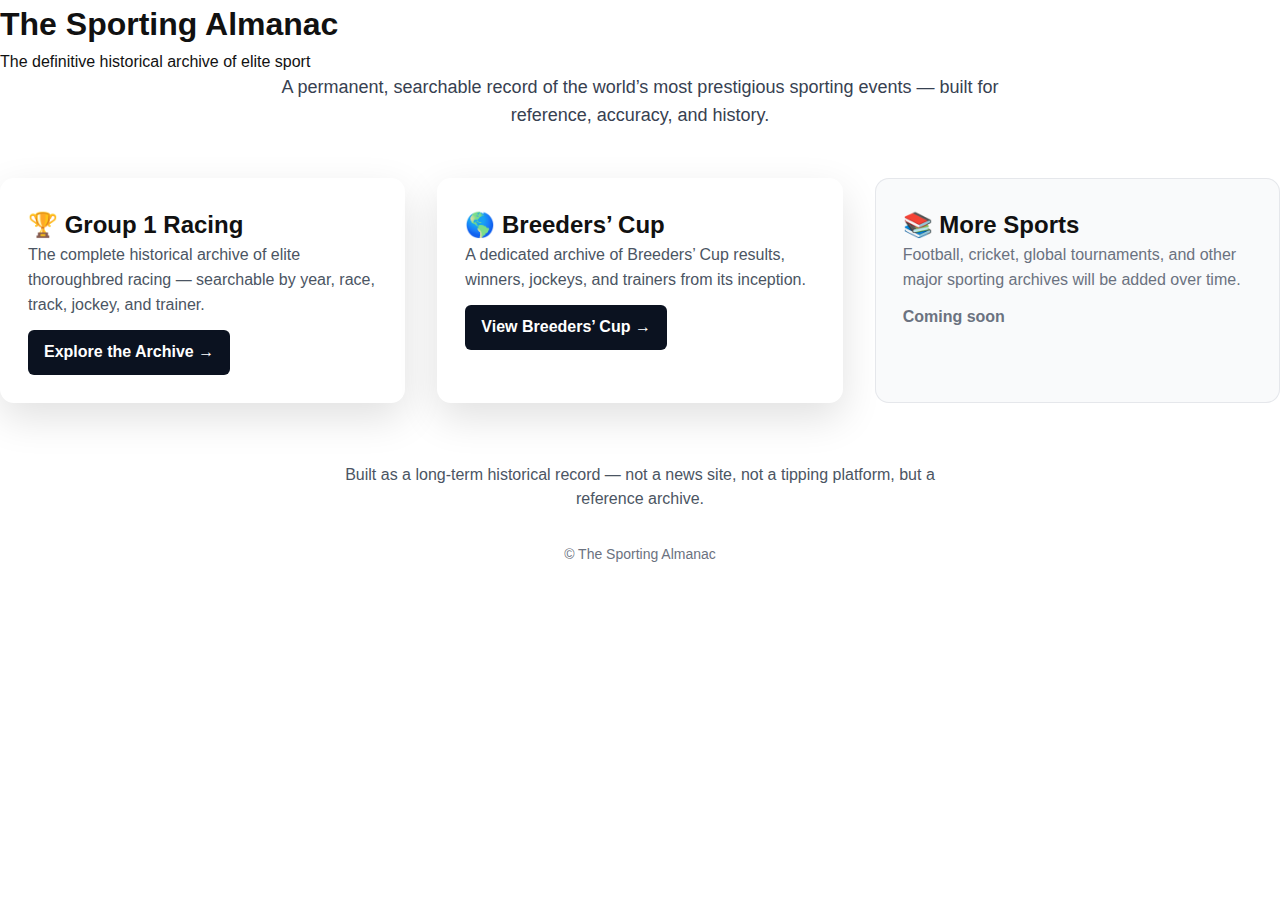
<file: docs/index.html>
<!DOCTYPE html>
<html lang="en">
<head>
  <meta charset="UTF-8">
  <title>The Sporting Almanac</title>
  <meta name="viewport" content="width=device-width, initial-scale=1.0">

  <!-- Shared site styling -->
  <link rel="stylesheet" href="style.css?v=home1">
</head>
<body>

  <!-- ======================
       HERO
       ====================== -->
  <header class="hero">
    <div class="hero-overlay">
      <h1>The Sporting Almanac</h1>
      <p>The definitive historical archive of elite sport</p>
    </div>
  </header>

  <!-- ======================
       MAIN CONTENT
       ====================== -->
  <main class="content">

    <!-- INTRO -->
    <section style="max-width: 720px; margin: 0 auto 48px; text-align: center;">
      <p style="font-size: 18px; color: #374151;">
        A permanent, searchable record of the world’s most prestigious sporting events —
        built for reference, accuracy, and history.
      </p>
    </section>

    <!-- FEATURE CARDS -->
    <section style="
      display: grid;
      grid-template-columns: repeat(auto-fit, minmax(260px, 1fr));
      gap: 32px;
      margin-bottom: 60px;
    ">

      <!-- G1 Racing -->
      <div style="
        background: #ffffff;
        border-radius: 14px;
        padding: 28px;
        box-shadow: 0 15px 40px rgba(0,0,0,0.12);
      ">
        <h2 style="margin-top: 0;">🏆 Group 1 Racing</h2>
        <p style="color: #4b5563;">
          The complete historical archive of elite thoroughbred racing —
          searchable by year, race, track, jockey, and trainer.
        </p>
        <a href="racing.html"
           style="
             display: inline-block;
             margin-top: 12px;
             padding: 10px 16px;
             background: #0b1220;
             color: #ffffff;
             text-decoration: none;
             border-radius: 6px;
             font-weight: 600;
           ">
          Explore the Archive →
        </a>
      </div>

      <!-- Breeders Cup -->
      <div style="
        background: #ffffff;
        border-radius: 14px;
        padding: 28px;
        box-shadow: 0 15px 40px rgba(0,0,0,0.12);
      ">
        <h2 style="margin-top: 0;">🌎 Breeders’ Cup</h2>
        <p style="color: #4b5563;">
          A dedicated archive of Breeders’ Cup results,
          winners, jockeys, and trainers from its inception.
        </p>
        <a href="breeders-cup.html"
           style="
             display: inline-block;
             margin-top: 12px;
             padding: 10px 16px;
             background: #0b1220;
             color: #ffffff;
             text-decoration: none;
             border-radius: 6px;
             font-weight: 600;
           ">
          View Breeders’ Cup →
        </a>
      </div>

      <!-- Coming Soon -->
      <div style="
        background: #f9fafb;
        border-radius: 14px;
        padding: 28px;
        box-shadow: inset 0 0 0 1px #e5e7eb;
      ">
        <h2 style="margin-top: 0;">📚 More Sports</h2>
        <p style="color: #6b7280;">
          Football, cricket, global tournaments, and other
          major sporting archives will be added over time.
        </p>
        <span style="
          display: inline-block;
          margin-top: 12px;
          font-weight: 600;
          color: #6b7280;
        ">
          Coming soon
        </span>
      </div>

    </section>

    <!-- CLOSING STATEMENT -->
    <section style="text-align: center; max-width: 640px; margin: 0 auto;">
      <p style="font-size: 16px; color: #4b5563;">
        Built as a long-term historical record — not a news site,
        not a tipping platform, but a reference archive.
      </p>
    </section>

  </main>

  <!-- ======================
       FOOTER
       ====================== -->
  <footer style="
    text-align: center;
    padding: 32px 16px;
    color: #6b7280;
    font-size: 14px;
  ">
    © The Sporting Almanac
  </footer>

</body>
</html>
</file>
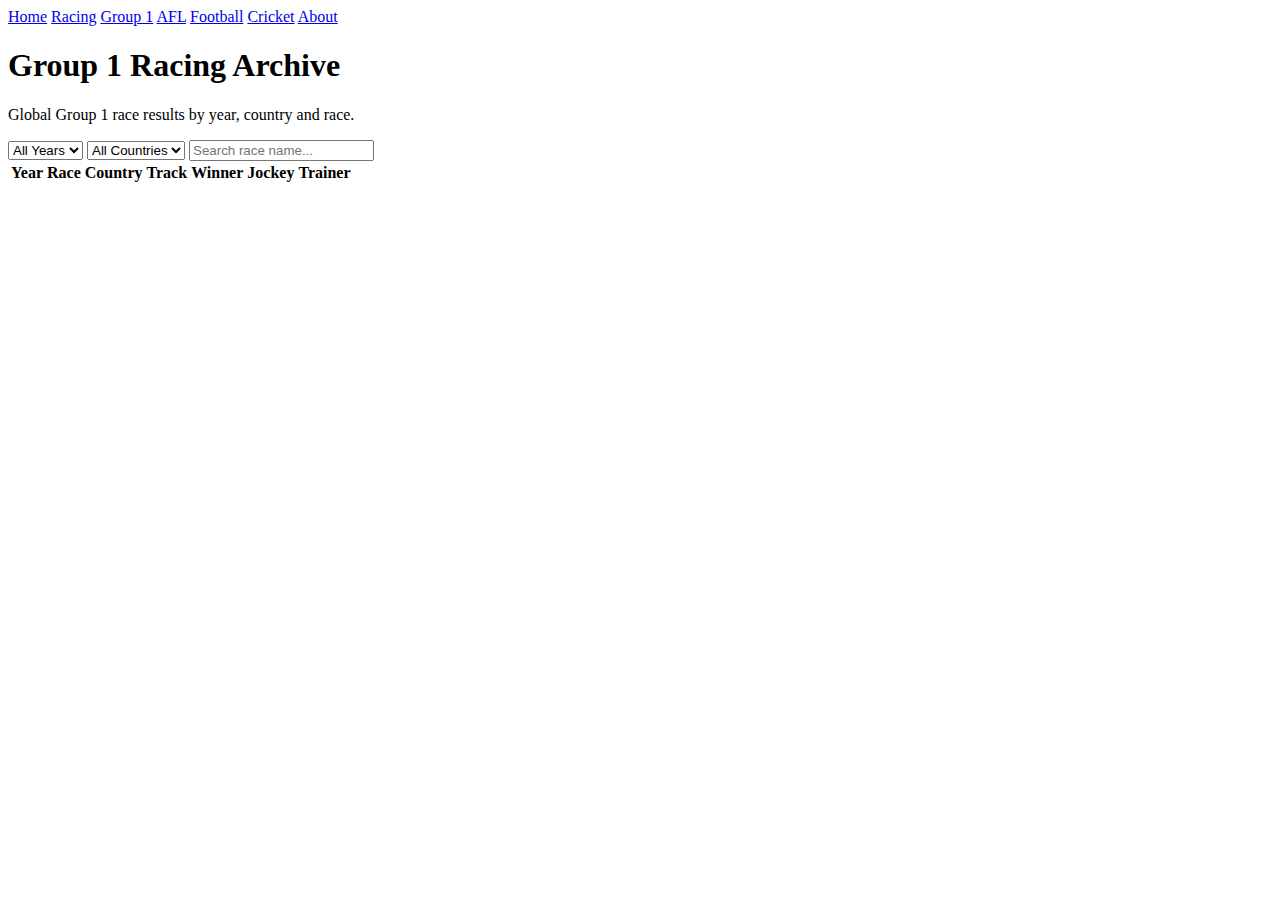
<file: g1.html>
<!DOCTYPE html>
<html lang="en">
<head>
  <meta charset="UTF-8">
  <title>Group 1 Racing Archive</title>
  <meta name="viewport" content="width=device-width, initial-scale=1.0">

  <!-- Site styles -->
  <link rel="stylesheet" href="style.css?v=9">
</head>
<body>

<header>
  <nav>
    <a href="index.html">Home</a>
    <a href="racing.html">Racing</a>
    <a href="racing-g1.html" class="active">Group 1</a>
    <a href="afl.html">AFL</a>
    <a href="football.html">Football</a>
    <a href="cricket.html">Cricket</a>
    <a href="about.html">About</a>
  </nav>
</header>

<main>
  <h1>Group 1 Racing Archive</h1>
  <p>Global Group 1 race results by year, country and race.</p>

  <!-- FILTERS -->
  <div class="filters">
    <select id="yearFilter">
      <option value="all">All Years</option>
    </select>

    <select id="countryFilter">
      <option value="all">All Countries</option>
    </select>

    <input
      type="text"
      id="searchInput"
      placeholder="Search race name..."
    />
  </div>

  <!-- TABLE -->
  <table id="results-table">
    <thead>
      <tr>
        <th>Year</th>
        <th>Race</th>
        <th>Country</th>
        <th>Track</th>
        <th>Winner</th>
        <th>Jockey</th>
        <th>Trainer</th>
      </tr>
    </thead>
    <tbody>
      <!-- populated by script.js -->
    </tbody>
  </table>
</main>

<!-- ✅ IMPORTANT: G1 uses script.js -->
<script src="script.js?v=9"></script>

</body>
</html>
</file>
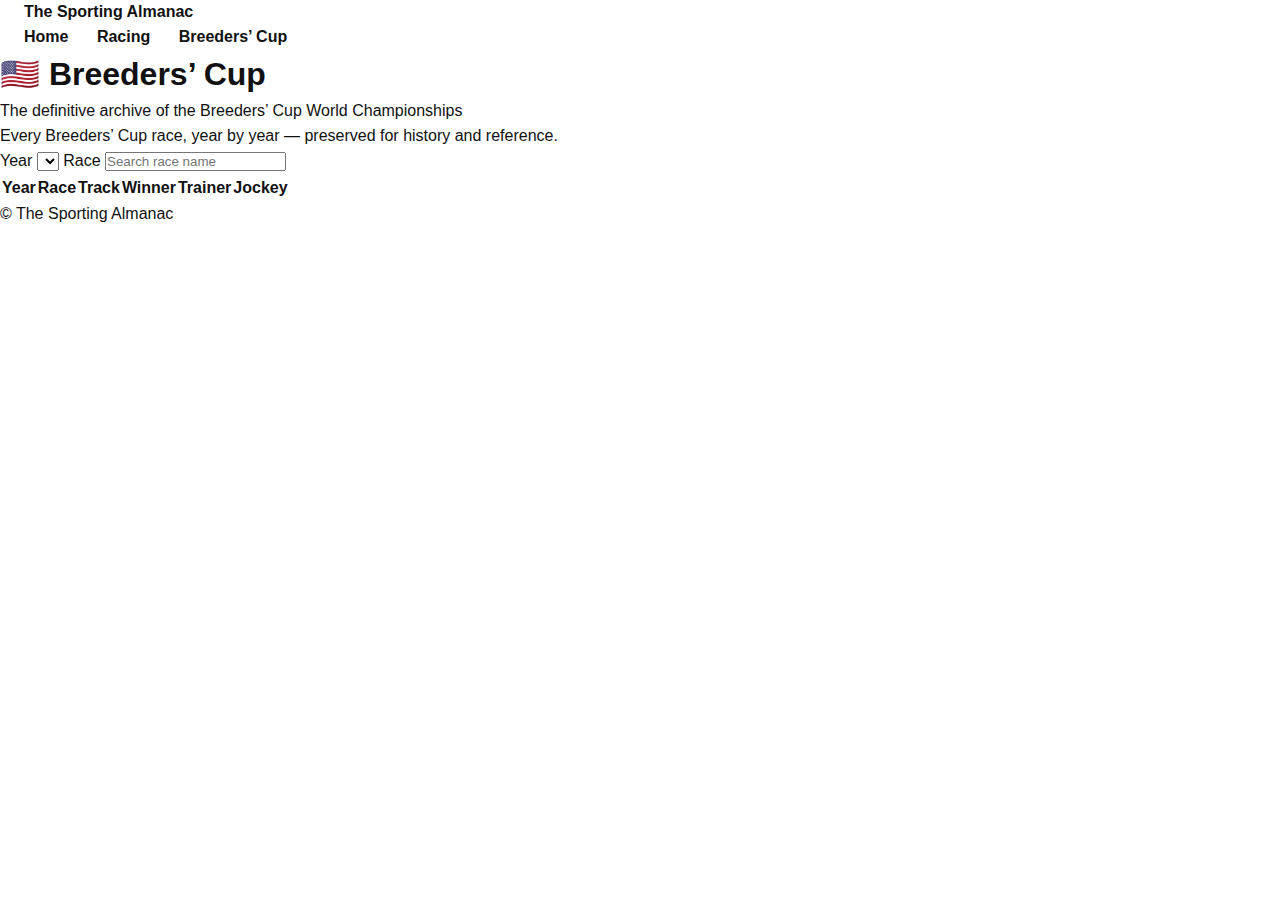
<file: docs/breeders-cup.html>
<!DOCTYPE html>
<html lang="en">
<head>
  <meta charset="UTF-8">
  <title>🇺🇸 Breeders’ Cup | The Sporting Almanac</title>
  <meta name="viewport" content="width=device-width, initial-scale=1.0">
  <link rel="stylesheet" href="./style.css?v=bc-live">
</head>
<body>

  <!-- NAV -->
  <nav class="site-nav">
    <div class="nav-inner">
      <a href="index.html" class="brand">The Sporting Almanac</a>
      <div class="nav-links">
        <a href="index.html">Home</a>
        <a href="racing.html">Racing</a>
        <a href="breeders-cup.html" class="active">Breeders’ Cup</a>
      </div>
    </div>
  </nav>

  <!-- HERO -->
  <header class="hero hero-breeders">
    <div class="hero-overlay">
      <h1 class="flag-header">🇺🇸 Breeders’ Cup</h1>
      <p>The definitive archive of the Breeders’ Cup World Championships</p>
    </div>
  </header>

  <!-- CONTENT -->
  <main class="content">

    <section class="intro">
      <p>
        Every Breeders’ Cup race, year by year — preserved for history
        and reference.
      </p>
    </section>

    <!-- FILTER BAR (NO COUNTRY FILTER) -->
    <section class="filter-bar">
      <div id="filters">

        <label>
          Year
          <select id="yearFilter"></select>
        </label>

        <label>
          Race
          <input
            type="text"
            id="raceSearch"
            placeholder="Search race name"
          >
        </label>

      </div>
    </section>

    <!-- TABLE -->
    <table id="bc-table">
      <thead>
        <tr>
          <th data-key="year">Year</th>
          <th data-key="race">Race</th>
          <th data-key="track">Track</th>
          <th data-key="winner">Winner</th>
          <th data-key="trainer">Trainer</th>
          <th data-key="jockey">Jockey</th>
        </tr>
      </thead>
      <tbody>
        <!-- Rows populated by breeders-cup.js -->
      </tbody>
    </table>

  </main>

  <!-- FOOTER -->
  <footer class="footer">
    © The Sporting Almanac
  </footer>

  <!-- DATA SCRIPT -->
  <script src="./breeders-cup.js" defer></script>

</body>
</html>
</file>
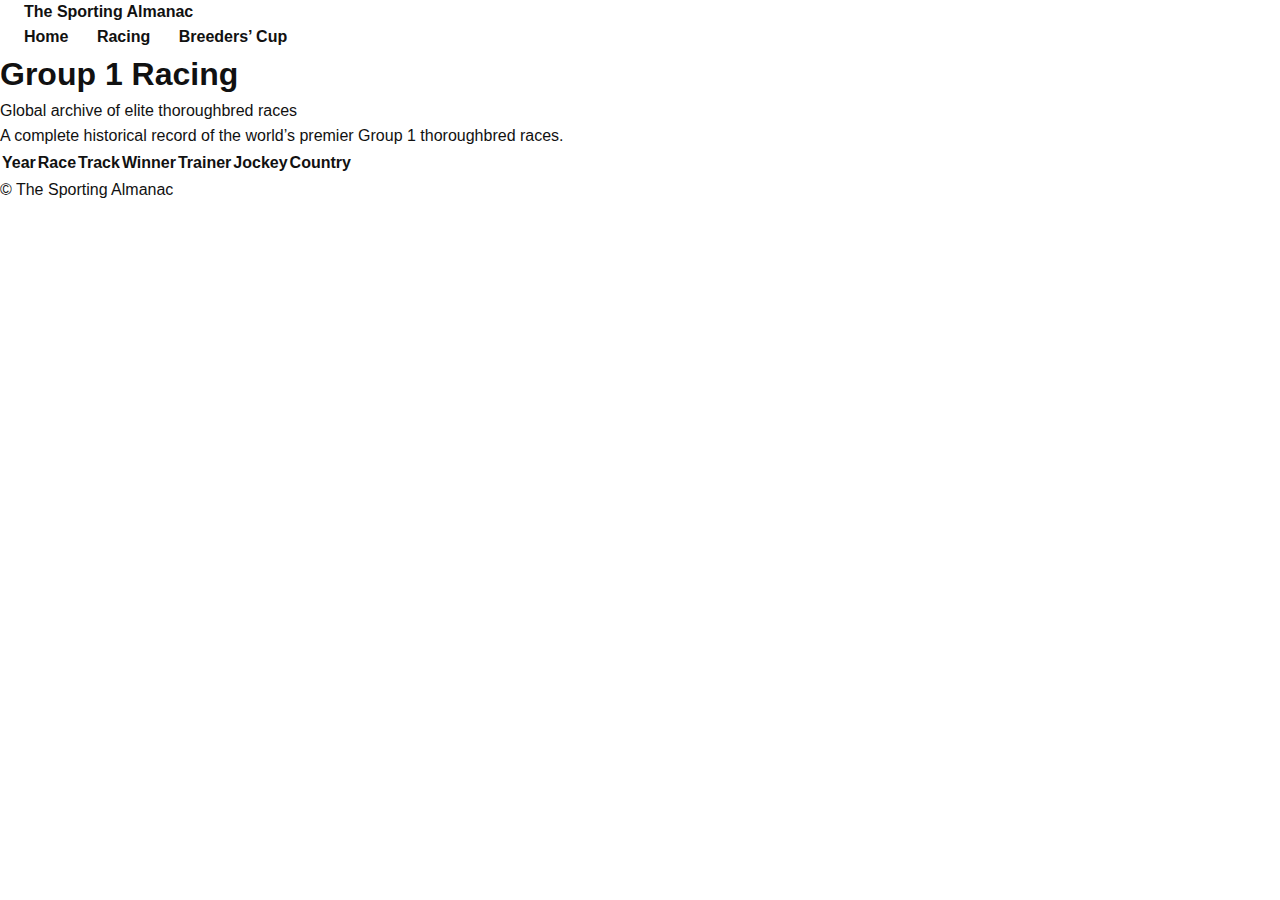
<file: docs/racing.html>
<!DOCTYPE html>
<html lang="en">
<head>
  <meta charset="UTF-8">
  <title>Group 1 Racing | The Sporting Almanac</title>
  <meta name="viewport" content="width=device-width, initial-scale=1.0">
  <link rel="stylesheet" href="./style.css?v=g1-final">
</head>
<body>

  <!-- NAV -->
  <nav class="site-nav">
    <div class="nav-inner">
      <a href="index.html" class="brand">The Sporting Almanac</a>
      <div class="nav-links">
        <a href="index.html">Home</a>
        <a href="racing.html" class="active">Racing</a>
        <a href="breeders-cup.html">Breeders’ Cup</a>
      </div>
    </div>
  </nav>

  <!-- HERO -->
  <header class="hero">
    <div class="hero-overlay">
      <h1>Group 1 Racing</h1>
      <p>Global archive of elite thoroughbred races</p>
    </div>
  </header>

  <!-- CONTENT -->
  <main class="content">

    <section class="intro">
      <p>
        A complete historical record of the world’s premier Group 1
        thoroughbred races.
      </p>
    </section>

    <!-- FILTER BAR (ready for later, optional) -->
    <section class="filter-bar">
      <div id="filters">
        <!--
        <label>
          Year
          <select id="yearFilter"></select>
        </label>

        <label>
          Country
          <select id="countryFilter"></select>
        </label>

        <label>
          Race
          <input type="text" id="raceSearch" placeholder="Search race">
        </label>
        -->
      </div>
    </section>

    <!-- TABLE -->
    <table id="g1-table">
      <thead>
        <tr>
          <th data-key="year">Year</th>
          <th data-key="race">Race</th>
          <th data-key="track">Track</th>
          <th data-key="winner">Winner</th>
          <th data-key="trainer">Trainer</th>
          <th data-key="jockey">Jockey</th>
          <th data-key="country">Country</th>
        </tr>
      </thead>
      <tbody>
        <!-- Populated by racing.js -->
      </tbody>
    </table>

  </main>

  <!-- FOOTER -->
  <footer class="footer">
    © The Sporting Almanac
  </footer>

  <!-- DATA SCRIPT (THIS WAS MISSING BEFORE) -->
  <script src="./racing.js" defer></script>

</body>
</html>
</file>
<file: style.css>

</file>
<file: docs/style.css>
/* =========================
   BASE / RESET
========================= */

:root {
  --accent: #0b3a66;     /* Primary accent colour */
  --accent-light: #e6eef5;
  --text-main: #111;
  --border-main: #111;
}

* {
  box-sizing: border-box;
  margin: 0;
  padding: 0;
}

body {
  font-family: -apple-system, BlinkMacSystemFont, "Segoe UI",
               Roboto, Helvetica, Arial, sans-serif;
  color: var(--text-main);
  background: #ffffff;
  line-height: 1.55;
}

/* =========================
   HEADER / NAV
========================= */

.site-header {
  display: flex;
  justify-content: space-between;
  align-items: center;
  padding: 20px 30px;
  border-bottom: 3px solid var(--accent);
  background: #fff;
}

.site-title {
  font-size: 1.65rem;
  font-weight: 800;
  letter-spacing: -0.02em;
}

.site-nav a {
  margin-left: 24px;
  text-decoration: none;
  color: var(--text-main);
  font-weight: 600;
}

.site-nav a:hover {
  color: var(--accent);
  text-decoration: underline;
}

/* =========================
   FEATURE STRIP
========================= */

.feature-strip {
  max-width: 1200px;
  margin: 30px auto 14px;
  padding: 0 20px;
}

.feature-strip p {
  font-size: 1.55rem;
  font-weight: 600;
  margin-bottom: 14px;
}

.feature-links a {
  margin-right: 26px;
  font-weight: 700;
  text-decoration: none;
  color: var(--accent);
}

.feature-links a:hover {
  text-decoration: underline;
}

/* =========================
   CARD ROW (PRIMARY NAV)
========================= */

.card-row {
  max-width: 1200px;
  margin: 22px auto 60px;
  padding: 0 20px;
  display: grid;
  grid-template-columns: repeat(auto-fit, minmax(240px, 1fr));
  gap: 24px;
}

.card {
  background: #ffffff;
  border: 2px solid var(--border-main);
  border-top: 6px solid var(--accent);
  border-radius: 6px;
  padding: 26px 26px;
  text-decoration: none;
  color: var(--text-main);
  transition: transform 0.15s ease, box-shadow 0.15s ease;
}

.card h3 {
  font-size: 1.25rem;
  font-weight: 800;
  margin-bottom: 8px;
}

.card p {
  font-size: 1rem;
  color: #333;
}

.card:hover {
  transform: translateY(-2px);
  box-shadow: 0 10px 26px rgba(0,0,0,0.1);
}

.card.placeholder {
  background: #f5f7f9;
  border-style: dashed;
  opacity: 0.7;
}

/* =========================
   HOME GRID
========================= */

.home-grid {
  max-width: 1200px;
  margin: 0 auto 70px;
  padding: 0 20px;
  display: grid;
  grid-template-columns: 3.2fr 1.2fr;
  gap: 36px;
}

/* =========================
   MAIN COLUMN (EDITORIAL)
========================= */

.main-column .content-block {
  background: #ffffff;
  border-top: 5px solid var(--accent);
  padding: 32px 32px 36px;
  margin-bottom: 36px;
}

.main-column h2 {
  font-size: 1.75rem;
  font-weight: 800;
  margin-bottom: 12px;
}

.main-column p {
  font-size: 1.05rem;
  color: #333;
}

/* =========================
   SIDEBAR (SECONDARY)
========================= */

.side-column .side-block {
  background: var(--accent-light);
  border-left: 5px solid var(--accent);
  padding: 22px 22px 26px;
  margin-bottom: 30px;
}

.side-column h3 {
  font-size: 1.15rem;
  font-weight: 700;
  margin-bottom: 10px;
}

.side-column p {
  font-size: 0.95rem;
  color: #333;
}

.placeholder {
  opacity: 0.65;
}

/* =========================
   FOOTER
========================= */

.site-footer {
  text-align: center;
  padding: 42px 20px;
  border-top: 3px solid var(--accent);
  color: #555;
  font-size: 0.9rem;
}

/* =========================
   RESPONSIVE
========================= */

@media (max-width: 900px) {
  .home-grid {
    grid-template-columns: 1fr;
  }

  .site-header {
    flex-direction: column;
    align-items: flex-start;
  }

  .site-nav {
    margin-top: 12px;
  }

  .site-nav a {
    margin-left: 0;
    margin-right: 18px;
  }
}
</file>
